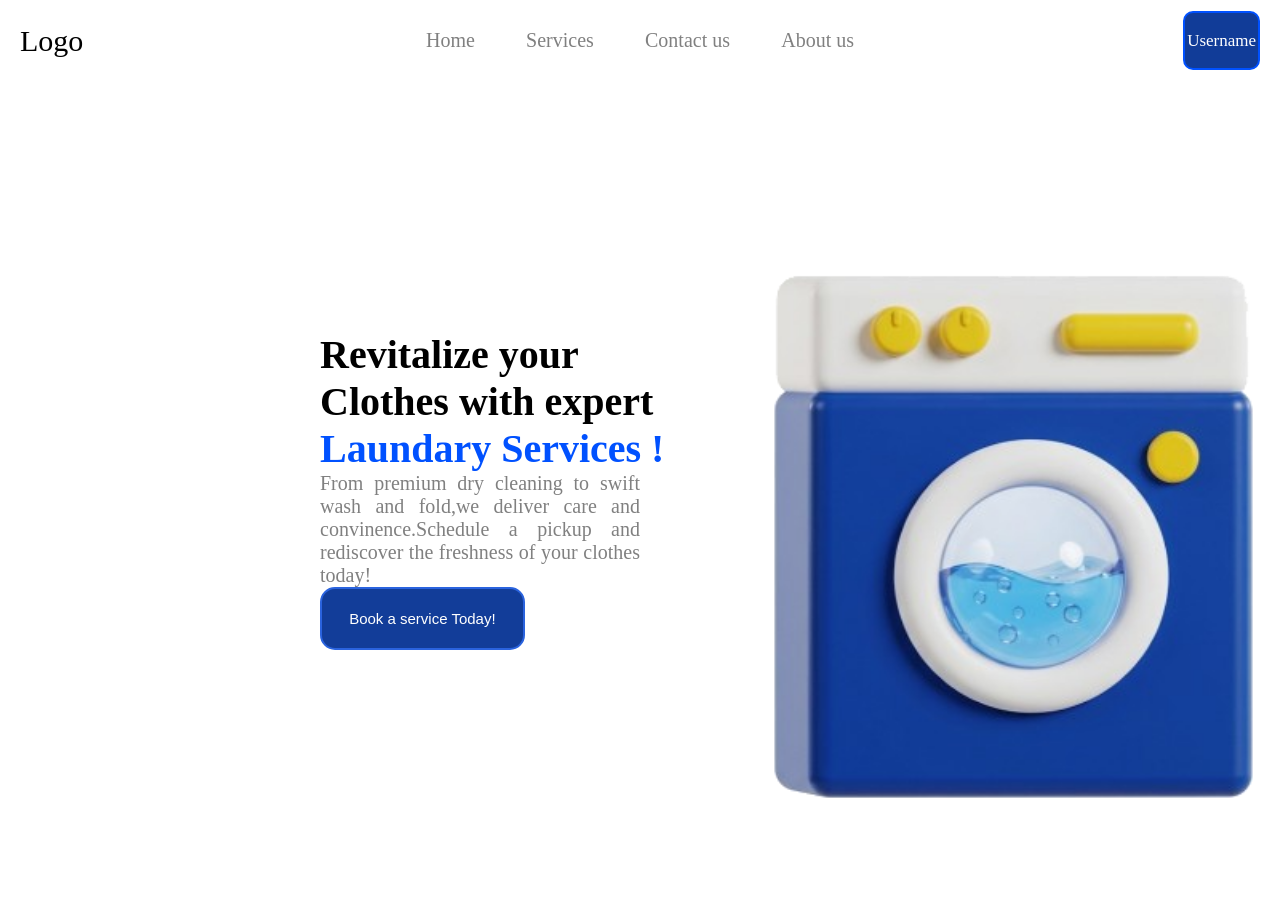
<file: index.html>
<!DOCTYPE html>
<html lang="en">
<head>
    <meta charset="UTF-8">
    <meta name="viewport" content="width=device-width, initial-scale=1.0">
    <title>Laundary services</title>
    <link rel="stylesheet" href="style.css">
</head>
<body>
    <nav><div class="navbar">
        <div class="logo"><a href="index.html">Logo</a></div>

            <ul class="me">
                <li><a href="index.html">Home</a></li>
                <li><a href="*">Services</a></li>
                <li><a href="*">Contact us</a></li>
                <li><a href="*">About us</a></li>
            </ul>

        <div class="username">
            <a href="/Sign in page/index.html">Username</a>
        </div>
    </div>

    <div class="container">
        <div class="left">
           <ul class="txt">
            <h2 class="sh h2">Revitalize your</h2>
            <h2 class="sh h2">Clothes with expert</h2>
            <h2 class="sh1 h2">Laundary Services !</h2>
        </ul>

        <p class="txt" >
            From premium dry cleaning to swift wash and fold,we deliver care and convinence.Schedule a pickup and rediscover the freshness of your clothes today!
        </p>

        <button class="txt">
            Book a service Today!
        </button>
</div>
        

<div class="right">
            <img src="image.png" alt="image">
        </div>
    </div>

</nav>
</body>
</html>
</file>
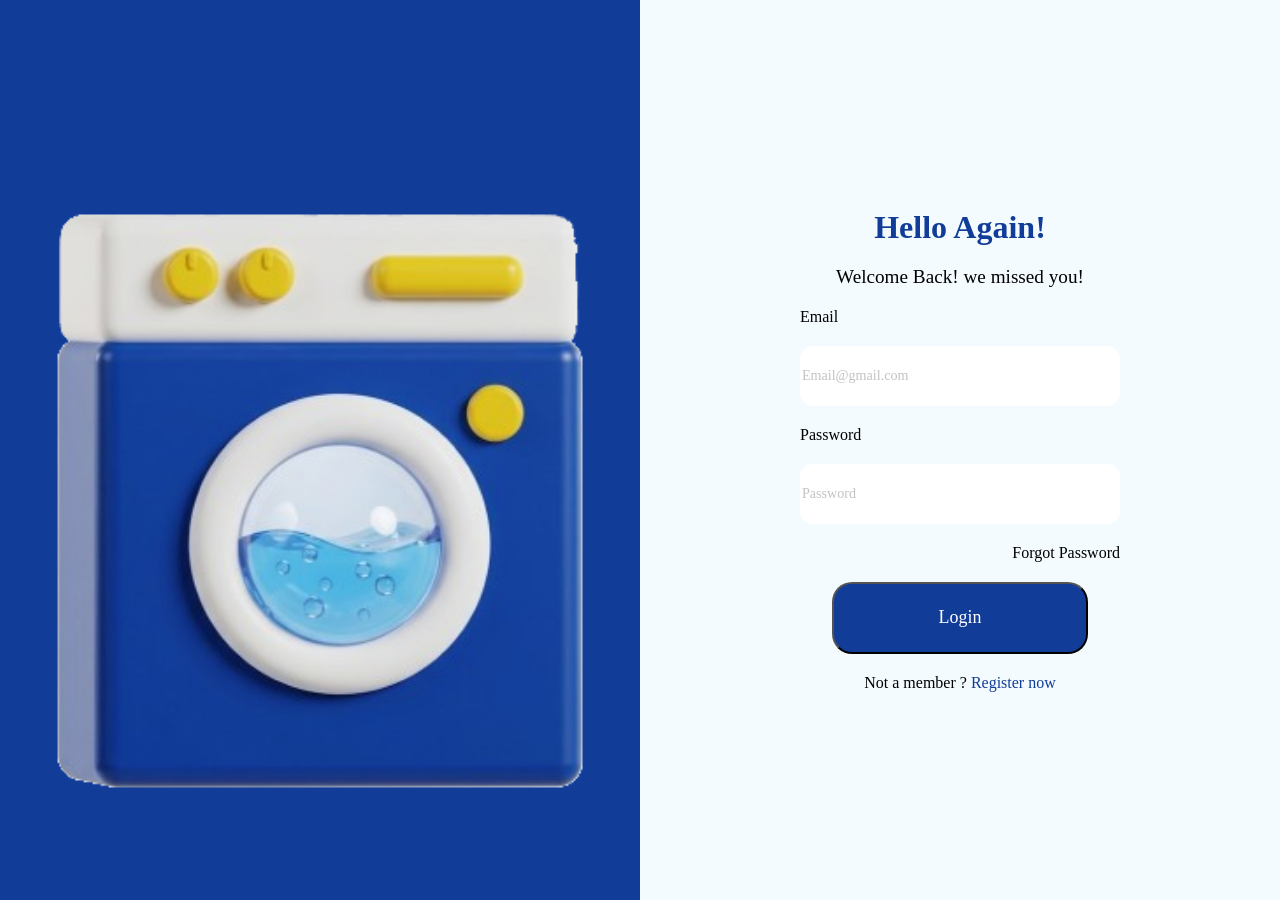
<file: Sign in page/index.html>
<!DOCTYPE html>
<html lang="en">
<head>
    <meta charset="UTF-8">
    <meta name="viewport" content="width=device-width, initial-scale=1.0">
    <title>Task 06</title>
    <link rel="stylesheet" href="style.css">
</head>
<body>
<div class="container">
    
    <div class="left">
        <img src="image.png" alt="img">
    </div>
   
    <div class="right">
        <h2 >Hello Again!</h2>
        <p class="para">Welcome Back! we missed you!</p>
        <p class="name">Email</p>
        <form action="input">
            <input type="email" name="email" id="email" placeholder="Email@gmail.com" class="inbox">
        </form>
        <p class="name">Password</p>
        <form action="pass">
            <input type="password" name="pass" id="pass" placeholder="Password" class="inbox">
        </form>  
        <a id="fg" href="*">Forgot Password</a>
        <button >Login</button>
        <p>Not a member ? <a href="/Sign up page/index.html" id="reg">Register now</a></p>
    </div>
</div>
</body>
</html>
</file>
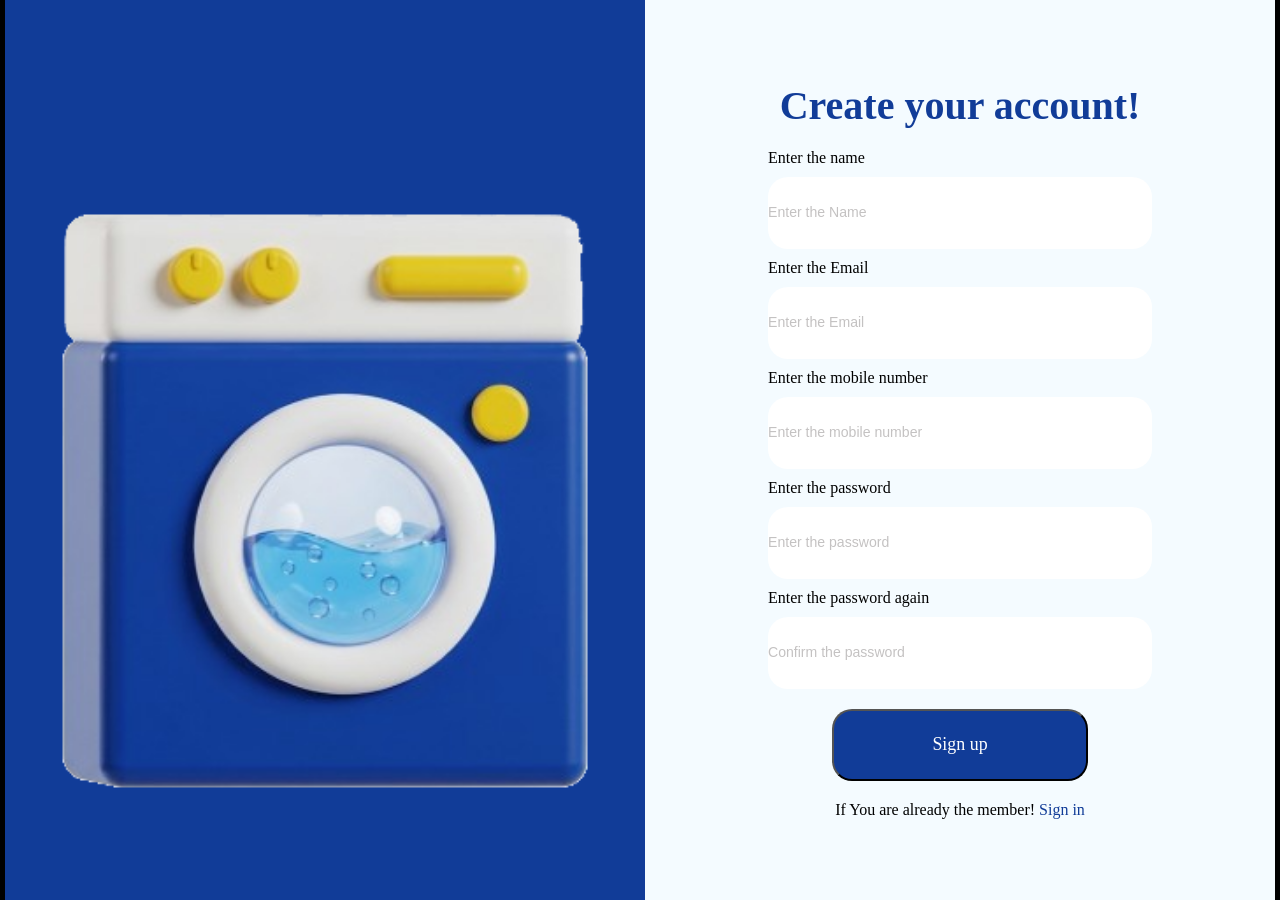
<file: Sign up page/index.html>
<!DOCTYPE html>
<html lang="en">
<head>
    <meta charset="UTF-8">
    <meta name="viewport" content="width=device-width, initial-scale=1.0">
    <title>Sign up</title>
    <link rel="stylesheet" href="style.css">
</head>
<body>
    <div class="container">
        <div class="left">
            <img src="image.png" alt="image">
        </div>
        <div class="right">
            
            <h2 class="heading">Create your account!</h2>
            <form action="name" class="form">
                <p class="fname">Enter the name</p>
                <input type="text" placeholder="Enter the Name">
                <p class="fname">Enter the Email</p>
                <input type="email" placeholder="Enter the Email">
                <p class="fname">Enter the mobile number</p>
                <input type="tel" placeholder="Enter the mobile number">
                <p class="fname">Enter the password</p>
                <input type="password" name="" id="" placeholder="Enter the password">
                <p class="fname">Enter the password again</p>
                <input type="password" name="" id="" placeholder="Confirm the password">
                <!-- <input type="checkbox" class="checkbox">By clicking the checkbox you agree to our terms and condition</p> -->
            </form>
            <button>Sign up</button>

           <p>If You are already the member! <a href="/Sign in page/index.html">Sign in</a></p> 
        </div>
    </div>
</body>
</html>
</file>
<file: style.css>
*{
    padding: 0;
    margin: 0;
    box-sizing: border-box;
}

.navbar{
    display: flex;
    justify-content: center;
    height: 9vh;
    align-items: center;
}

.navbar>.me>li{
    list-style: none;
}

a{
    text-decoration: none;
}
.logo{
    position: absolute;
    left: 20px;
    display: block;
}

.logo>a{
    font-size: 30px;
    color: black;
}

.me{
    display: flex; 
    gap: 4vw; 
    white-space: nowrap;
}

.me>li>a{
    color: gray;
    font-size:20px;
}

.username{
    position: absolute;
    right: 20px;
    display: block;
    border: 2px solid #0051ff;
    height: 6.5vh;
    width: 6vw;
    text-align: center;
    align-content: center;
    font-size: 17px;
    border-radius: 10px;
    background-color:#113C98;    
}

.username>A{
    color: white;
}



.container{
    height: 91vh;
    width: 100vw;
    display: flex;
}

.left{
    height: 100%;
    width: 50%;
    display: flex;
    flex-direction: column;
    justify-content: center;
    align-items: flex-start;
}



.left>ul>.h2{
    font-size: 40px;
    text-align: justify;
    align-content: flex-start;
    position: relative;
    left: 25vw;
}

.left>p{
    text-align: justify;
    width: 25vw;
    font-size: 20px;
    color: grey;
    position: relative;
    left: 25vw;

}

.sh1{
    color: #0051ff;
}

.left>button{
    position: relative;
    left: 25vw;
    height: 7vh;
    width: 16vw;
    border: 2px solid #2a63de;
    background-color: #123d99;
    color: white;
    border-radius: 15px;
    font-size: 15px;
}

.right{
    height: 100%;
    width: 50%;
    display: flex;
    justify-content: flex-start;
}
</file>
<file: Sign in page/style.css>
*{
    margin: 0;
    padding: 0;
    box-sizing: border-box;
    font-family: Poppins;
}

.container{
    display:flex;
    height: 100vh;
    flex-direction: row;
}

.left{
    display: flex;
    justify-content:center;
    background-color: #113C98;
    width: 50%;
}

.right{
    background-color: #F4FBFF;
    width: 50%;
    display: flex;
    flex-direction: column;
    justify-content: center;
    align-items: center;
    gap: 20px;
}

.right h2{
    color: #113C98;
    font-size: 2.5vw;
    font-weight: 700;
}

button{
    display: block;
    background-color: #113C98;
    color: white;
    border-radius: 20px;
    font-weight: 500;
    font-size: 1.4vw;
    font-family: Poppins;
    width:20vw;
    height: 8vh;
}

.para{
    font-weight: 400;
    font-size: 1.5vw;
    font-family: Poppins;
}

#reg{
    color: #113C98;
    text-decoration: none;
}

#fg{
    color: black;
    text-decoration: none;
    display: block; /* Allows width and text alignment to take effect on the link. */
    width: 25vw; /* Match the input width and align the link to its right edge. */
    text-align: right;
}

.inbox{
    width: 25vw;
    height: 60px;
    border : 2px white solid;
    border-radius: 13px;
}

input::placeholder{
    color: rgb(196, 194, 194);
    font-weight: 400;
    font-size: 1.1vw;
}

.name{
    position: relative;
    width: 25vw; /* Match the input width and align the label to its left edge. */
    text-align: left;
    font-family: Poppins;
    font-weight: 00;
}

.head{
    font-size: 50px;
    font-family:'Poppins', sans-serif;
    font-weight: 700;
}

.head1{
    font-size: 20px;
}
</file>
<file: Sign up page/style.css>
* {
    margin: 0;
    padding: 0;
    box-sizing: border-box;
}

.container {
    border: 5px solid;
    display: flex;
    flex-direction: row;
    align-items: center;
    height: 100vh;
    width: 100vw;

}


.left {
    background-color: #113C98;
    width: 50vw;
    height: 100vh;
    display: flex;
   justify-content: center;
}

.left img{
    justify-content: center;
}

.right {
    height: 100vh;
    width: 50vw;
    display: flex;
    flex-direction: column;
    align-items:center;
    justify-content: center;
    gap: 20px;
    background-color: #F4FBFF;
    
}


.right .form {
    display: flex;
    flex-direction: column;
    gap: 10px;
}

.right .form input {
    height: 8vh;
    width: 30vw;
    border-radius: 20px;
    font-weight: bold;
    box-shadow: none;
    
}

a {
    text-decoration:none ;
    color: #113C98;
    text-align: center;
    align-content: center;
    border-radius: 20px;
    font-weight: 500;
    font-family: Poppins;
}

.form input{
   border: 0px solid white;
}


button{
    display: block;
    background-color: #113C98;
    color: white;
    border-radius: 20px;
    font-weight: 500;
    width:20vw;
    height: 8vh;
    font-family: Poppins;
    font-size: 1.4vw;
}

.heading{
    color: #113C98;
    font-size: 40px;
    font-weight: 700;
}


input::placeholder{
    color: rgb(196, 194, 194);
    font-weight: 400;
    font-size: 1.1vw;
}
</file>
